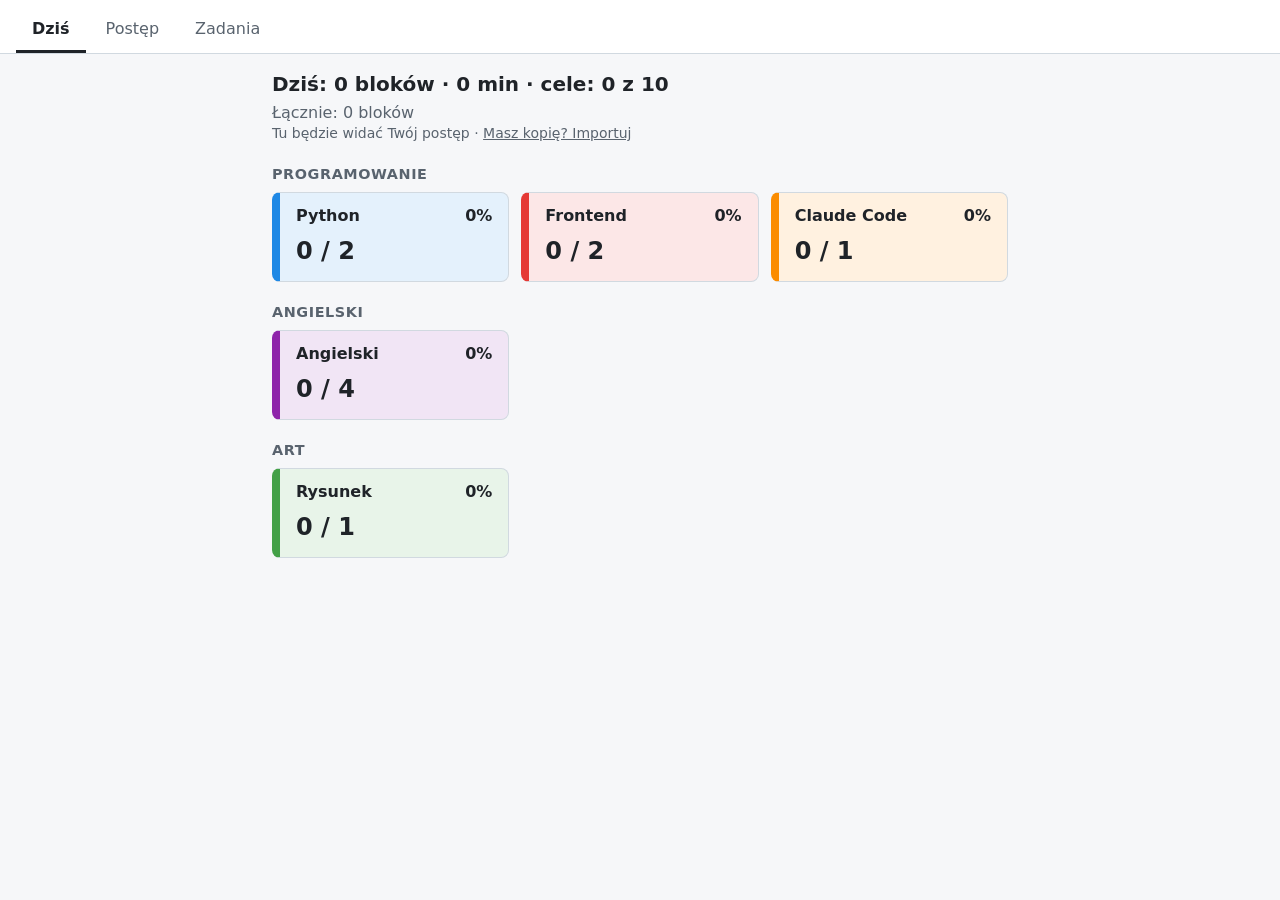
<file: index.html>
<!doctype html>
<html lang="pl">
<head>
  <meta charset="utf-8">
  <meta name="viewport" content="width=device-width, initial-scale=1">
  <title>Organizer nauki</title>
  <link rel="stylesheet" href="./css/style.css">
  <script type="module" src="./js/app.js"></script>
</head>
<body>
  <nav>
    <button type="button" data-tab="today">Dziś</button>
    <button type="button" data-tab="progress">Postęp</button>
    <button type="button" data-tab="tasks">Zadania</button>
  </nav>

  <!-- Komunikat o błędzie: widoczny tylko wtedy, gdy coś się nie uda. -->
  <div id="error" role="alert" hidden>
    <p id="error-text"></p>
    <button type="button" id="error-retry">Spróbuj ponownie</button>
  </div>

  <main>
    <!-- Napis startowy: app.js chowa go na końcu startu. Pojawia się po ok. 2 s
         tylko wtedy, gdy aplikacja nie wystartowała (np. nie wczytał się app.js). -->
    <p id="loading">Wczytywanie… Jeśli ten napis nie znika, odśwież stronę przez Ctrl+Shift+R.</p>

    <!-- Panel zamiast zakładek, gdy zapisanych danych nie da się odczytać (F7). -->
    <section id="damaged" hidden></section>

    <section id="today" hidden></section>
    <section id="progress" hidden></section>
    <section id="tasks" hidden></section>
  </main>

  <!-- Wybór pliku kopii do importu. Ukryty: otwierają go przyciski „Importuj”. -->
  <input type="file" id="import-file" accept=".json,application/json" hidden>
</body>
</html>
</file>
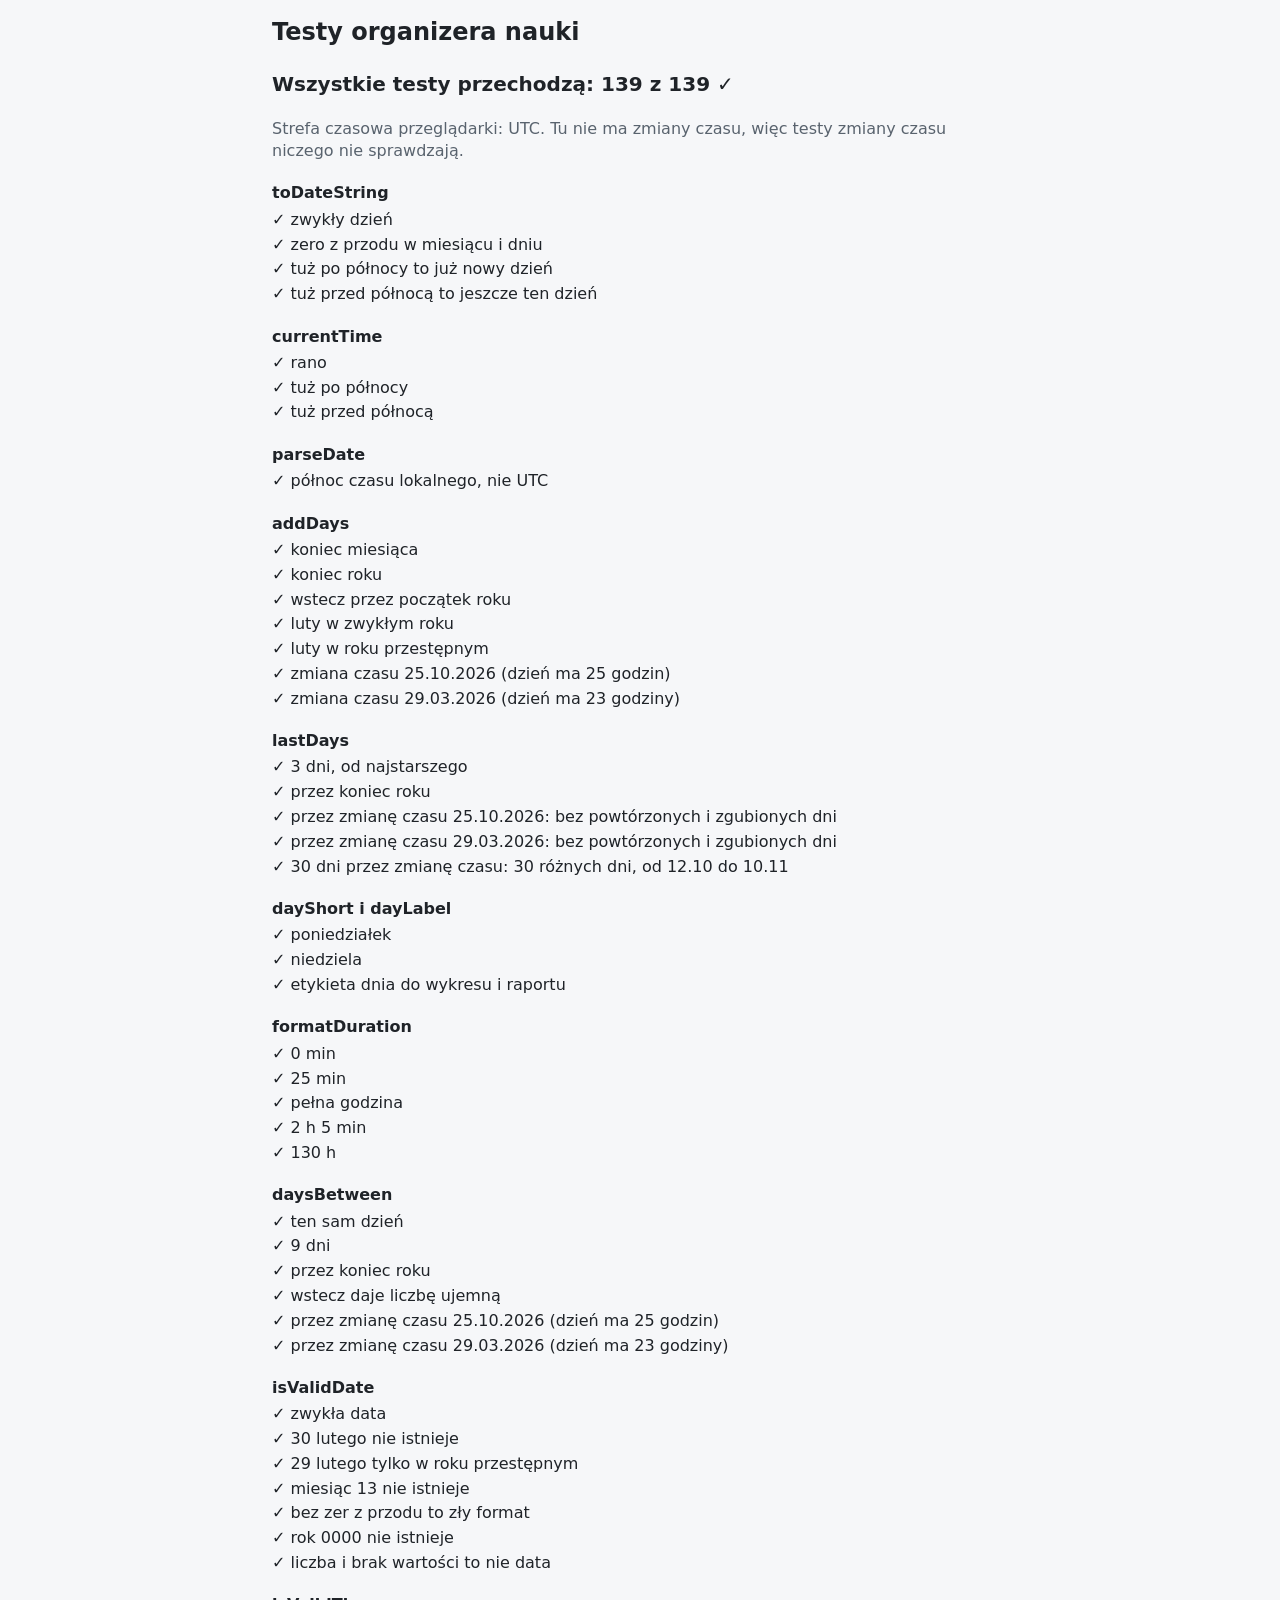
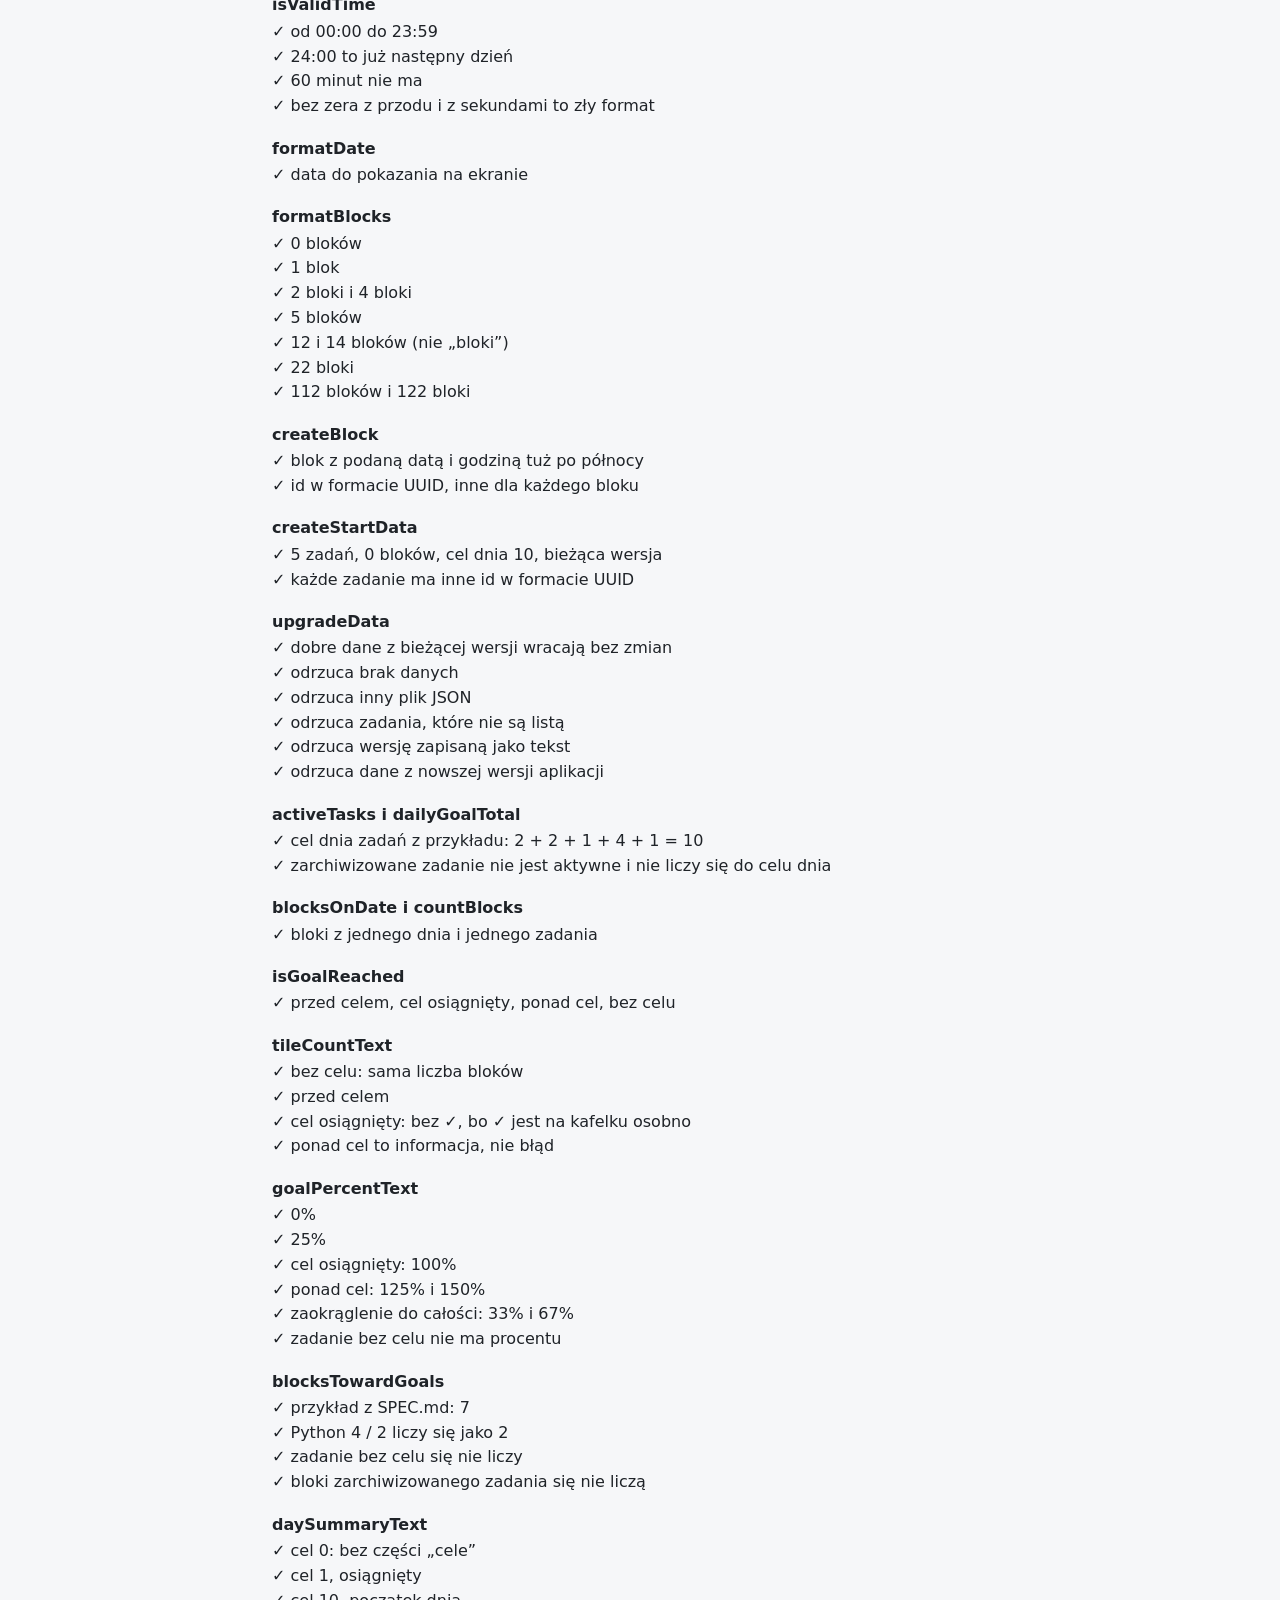
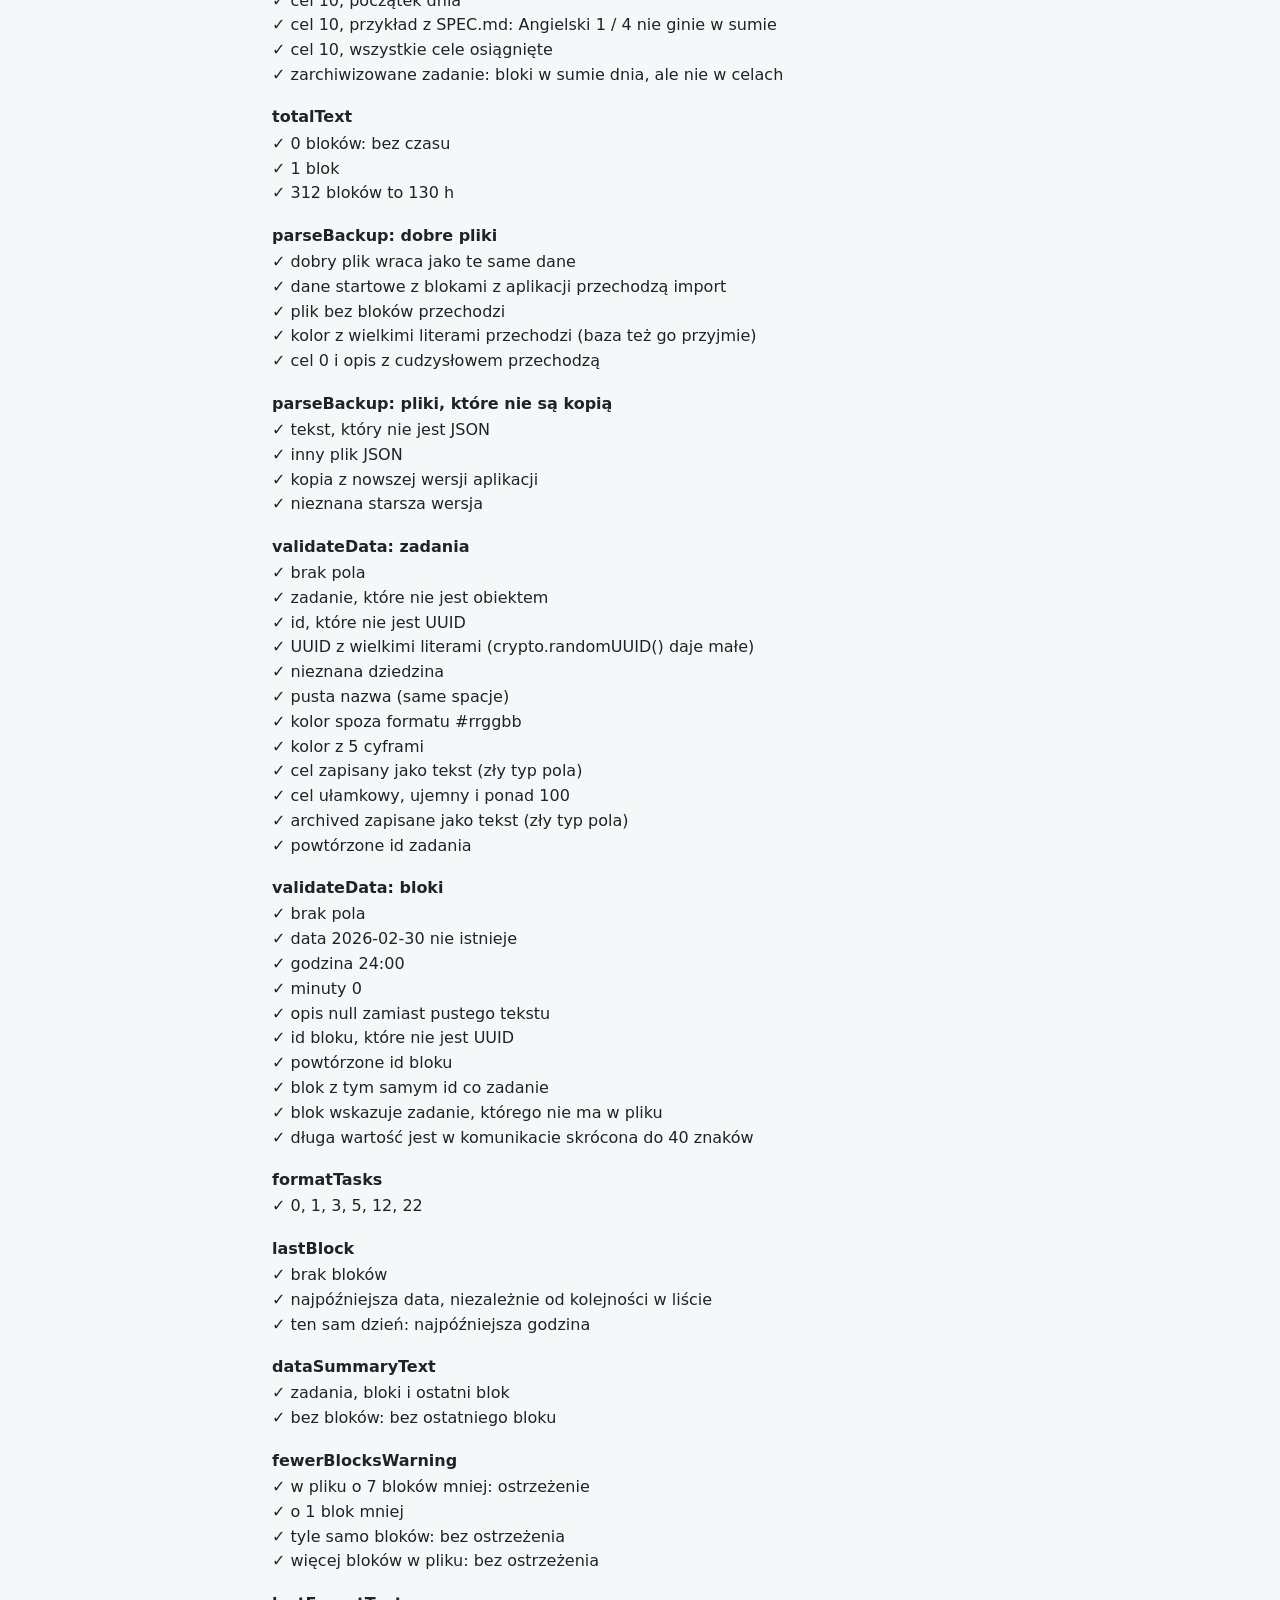
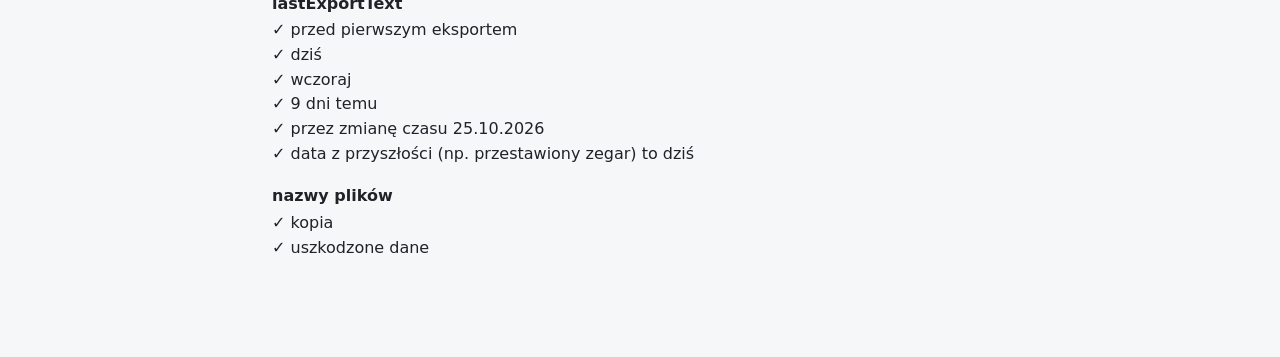
<file: tests.html>
<!doctype html>
<html lang="pl">
<head>
  <meta charset="utf-8">
  <meta name="viewport" content="width=device-width, initial-scale=1">
  <title>Testy · Organizer nauki</title>
  <link rel="stylesheet" href="./css/style.css">
  <style>
    h1 {
      margin: 0 0 0.5rem;
      font-size: 1.5rem;
    }

    .summary {
      font-size: 1.25rem;
      font-weight: 600;
    }

    #time-zone {
      color: var(--text-muted);
    }

    #results h2 {
      margin: 1.25rem 0 0.25rem;
      font-size: 1rem;
    }

    #results ul {
      margin: 0;
      padding: 0;
      list-style: none;
    }

    #results li {
      margin: 0.15rem 0;
    }

    /* Nieudany test: ✗ i ciemne tło, jak komunikat o błędzie w aplikacji.
       Nigdy na czerwono: czerwony to kolor zadania Frontend. */
    .failed {
      padding: 0.25rem 0.5rem;
      border-radius: 0.375rem;
      background: var(--notice-background);
      color: var(--notice-text);
    }
  </style>
  <script type="module" src="./js/tests/run.js"></script>
</head>
<body>
  <main>
    <h1>Testy organizera nauki</h1>
    <!-- run.js podmienia ten napis na wynik. Jeśli zostaje, testy się nie uruchomiły. -->
    <p id="summary" class="summary">Testy się uruchamiają… Jeśli ten napis nie znika, zajrzyj do konsoli (F12).</p>
    <p id="time-zone"></p>
    <div id="results"></div>
  </main>
</body>
</html>
</file>
<file: css/style.css>
/* Wygląd aplikacji. Szlif całości w kroku 8. */

:root {
  --text: #1f2328;
  --text-muted: #59636e;
  --background: #f6f7f9;
  --surface: #ffffff;
  --border: #d1d9e0;
  /* Błędy nigdy na czerwono: czerwony to kolor zadania Frontend. */
  --notice-background: #37474f;
  --notice-text: #ffffff;
  /* Zielony ✓ przy osiągniętym celu. Ciemniejszy niż zielony Rysunku,
     żeby był dobrze widoczny na tle każdego kafelka. */
  --done: #1e6b24;
  /* Ostrzeżenie przy imporcie: ciemny pasek i jasnoszare tło, bez czerwieni i pomarańczu
     (to kolory zadań Frontend i Claude Code). */
  --warning-background: #eceff1;
}

* {
  box-sizing: border-box;
}

body {
  margin: 0;
  font-family: system-ui, -apple-system, "Segoe UI", Roboto, sans-serif;
  font-size: 1rem;
  line-height: 1.4;
  color: var(--text);
  background: var(--background);
}

button {
  font: inherit;
  color: inherit;
  cursor: pointer;
}

/* Zakładki */

nav {
  display: flex;
  gap: 0.25rem;
  padding: 0.5rem 1rem 0;
  background: var(--surface);
  border-bottom: 1px solid var(--border);
}

nav button {
  padding: 0.6rem 1rem;
  background: none;
  border: none;
  border-bottom: 3px solid transparent;
  color: var(--text-muted);
}

/* Bez tego display: flex nadpisałby atrybut hidden (panel uszkodzonych danych chowa zakładki). */
nav[hidden] {
  display: none;
}

nav button[aria-current="page"] {
  color: var(--text);
  font-weight: 600;
  border-bottom-color: var(--text);
}

/* Komunikat o błędzie. Przyklejony do dołu okna, żeby pojawiając się nie przesuwał
   kafelków: następne kliknięcie musi trafić w ten kafelek, w który celujesz. */

#error {
  position: fixed;
  bottom: 1rem;
  left: 1rem;
  right: 1rem;
  z-index: 1;
  display: flex;
  flex-wrap: wrap;
  align-items: center;
  gap: 0.5rem 1rem;
  max-width: 48rem;
  margin: 0 auto;
  box-shadow: 0 0.25rem 1rem rgba(0, 0, 0, 0.25);
  padding: 0.75rem 1rem;
  border-radius: 0.5rem;
  background: var(--notice-background);
  color: var(--notice-text);
}

/* Bez tego display: flex nadpisałby atrybut hidden. */
#error[hidden] {
  display: none;
}

#error p {
  flex: 1 1 16rem;
  margin: 0;
}

#error button {
  padding: 0.4rem 0.9rem;
  border: 1px solid var(--notice-text);
  border-radius: 0.375rem;
  background: none;
  color: var(--notice-text);
}

/* Zawartość zakładek */

main {
  max-width: 48rem;
  margin: 0 auto;
  /* Zapas na dole, żeby komunikat o błędzie nie zasłonił końca strony. */
  padding: 1rem 1rem 6rem;
}

/* Napis startowy. Niewidoczny przez pierwsze 2 s, żeby nie migał przy każdym otwarciu;
   app.js chowa go na końcu startu, więc zostaje tylko wtedy, gdy start się nie udał. */

#loading {
  visibility: hidden;
  animation: show-loading 0s 2s forwards;
}

@keyframes show-loading {
  to {
    visibility: visible;
  }
}

/* Ekran „Dziś”: suma dnia i licznik łączny */

.today-header {
  display: flex;
  flex-wrap: wrap;
  justify-content: space-between;
  align-items: baseline;
  gap: 0.25rem 1.5rem;
  margin-bottom: 0.5rem;
}

.day-summary {
  margin: 0;
  font-size: 1.25rem;
  font-weight: 600;
}

.total {
  color: var(--text-muted);
}

.total p {
  margin: 0;
}

.total-hint {
  font-size: 0.875rem;
}

/* Przycisk, który wygląda jak link, np. „Masz kopię? Importuj”. */
.link-button {
  padding: 0;
  border: none;
  background: none;
  text-decoration: underline;
}

/* Dziedziny i kafelki */

.domain h2 {
  margin: 1.25rem 0 0.5rem;
  font-size: 0.9rem;
  font-weight: 600;
  text-transform: uppercase;
  letter-spacing: 0.04em;
  color: var(--text-muted);
}

.tiles {
  display: grid;
  /* 11rem: nazwa „Claude Code” i procent „100%” mieszczą się w jednej linijce. */
  grid-template-columns: repeat(auto-fill, minmax(11rem, 1fr));
  gap: 0.75rem;
}

.tile {
  --task-color: #888888; /* zastępowany kolorem zadania w today.js */
  /* Dwie kolumny: po lewej nazwa i liczba bloków, po prawej procent celu i ✓. */
  display: grid;
  grid-template-columns: 1fr auto;
  align-items: baseline;
  align-content: start;
  gap: 0.5rem 0.75rem;
  min-height: 5.5rem;
  padding: 0.75rem 1rem;
  text-align: left;
  border: 1px solid var(--border);
  border-left: 0.5rem solid var(--task-color);
  border-radius: 0.5rem;
  background: var(--surface);
  /* Jasne tło w kolorze zadania. Starsza przeglądarka zostanie przy białym. */
  background: color-mix(in srgb, var(--task-color) 12%, var(--surface));
  transition: transform 0.05s;
}

.tile:hover {
  border-color: var(--task-color);
}

.tile:active {
  transform: scale(0.97);
}

.tile:focus-visible {
  outline: 3px solid var(--text);
  outline-offset: 2px;
}

/* Cel osiągnięty: mocniejsze tło, żeby od razu było widać, co jest jeszcze przed celem. */
.tile-goal-reached {
  background: color-mix(in srgb, var(--task-color) 30%, var(--surface));
}

.tile-name {
  font-weight: 600;
}

.tile-count {
  font-size: 1.5rem;
  font-weight: 600;
  font-variant-numeric: tabular-nums;
}

.tile-percent,
.tile-check {
  justify-self: end;
}

.tile-percent {
  font-weight: 600;
  font-variant-numeric: tabular-nums;
}

.tile-check {
  font-size: 1.5rem;
  font-weight: 700;
  color: var(--done);
}

/* Zakładka „Zadania”: kopia zapasowa. Panel uszkodzonych danych używa tych samych przycisków. */

.backup h2,
#damaged h2 {
  margin: 1.5rem 0 0.5rem;
  font-size: 1.1rem;
}

.backup-buttons {
  display: flex;
  flex-wrap: wrap;
  gap: 0.5rem;
}

.backup button,
#damaged button {
  padding: 0.5rem 1rem;
  border: 1px solid var(--border);
  border-radius: 0.375rem;
  background: var(--surface);
}

.backup button:hover,
#damaged button:hover {
  border-color: var(--text);
}

.backup-notice {
  margin: 0.75rem 0;
}

/* Błąd na ciemnym tle, jak komunikat na dole okna. Nigdy na czerwono. */
.backup-error {
  padding: 0.5rem 0.75rem;
  border-radius: 0.375rem;
  background: var(--notice-background);
  color: var(--notice-text);
}

/* Potwierdzenie importu: wyraźna ramka, bo „Tak” zastępuje wszystkie dane. */
.import-offer {
  margin: 0.75rem 0;
  padding: 0.75rem 1rem;
  border: 2px solid var(--text);
  border-radius: 0.5rem;
  background: var(--surface);
}

.import-offer p {
  margin: 0 0 0.5rem;
}

.import-question {
  font-weight: 600;
}

.import-warning {
  padding: 0.5rem 0.75rem;
  border-left: 0.375rem solid var(--notice-background);
  background: var(--warning-background);
  font-weight: 600;
}

/* Panel zamiast zakładek, gdy zapisanych danych nie da się odczytać. */

.damaged-steps {
  padding-left: 1.25rem;
}

.damaged-steps li {
  margin-bottom: 1rem;
}

.damaged-steps p {
  margin: 0 0 0.5rem;
}

.damaged-retry {
  margin-top: 1.5rem;
  color: var(--text-muted);
}
</file>
